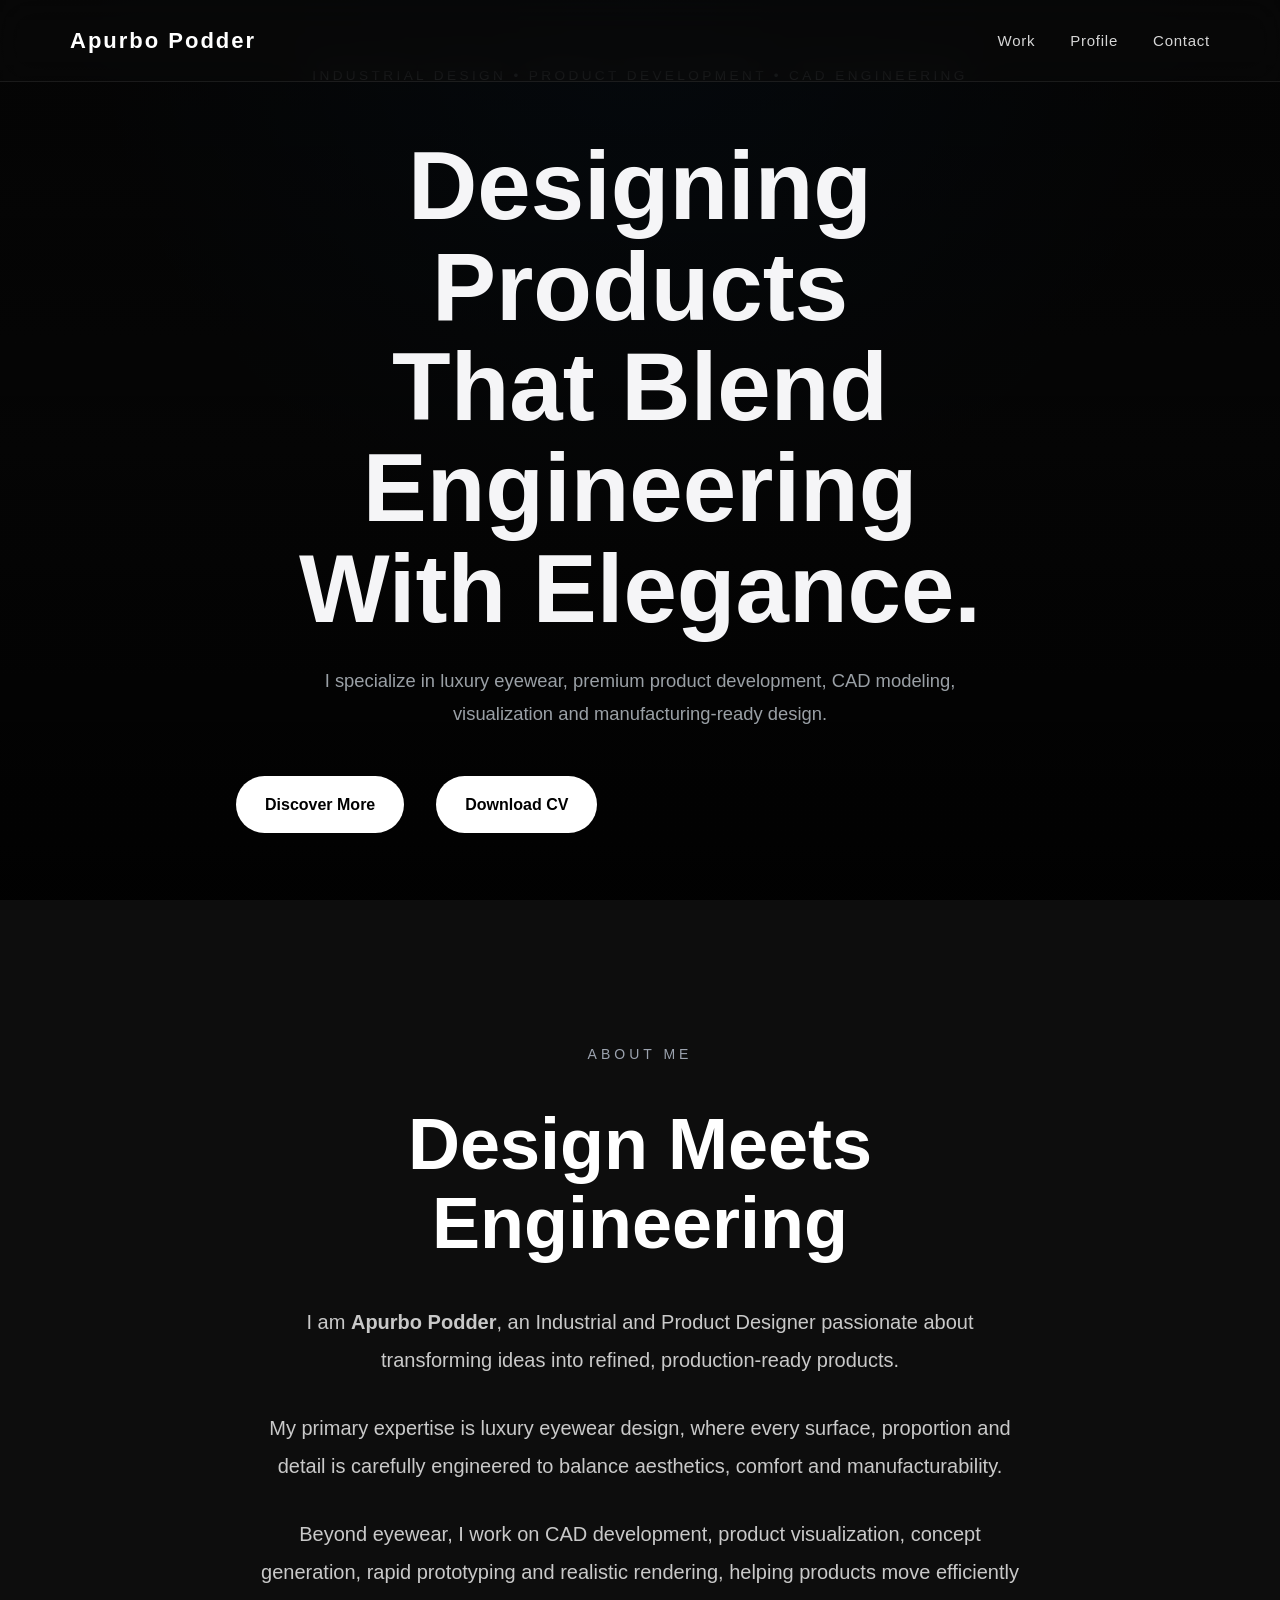
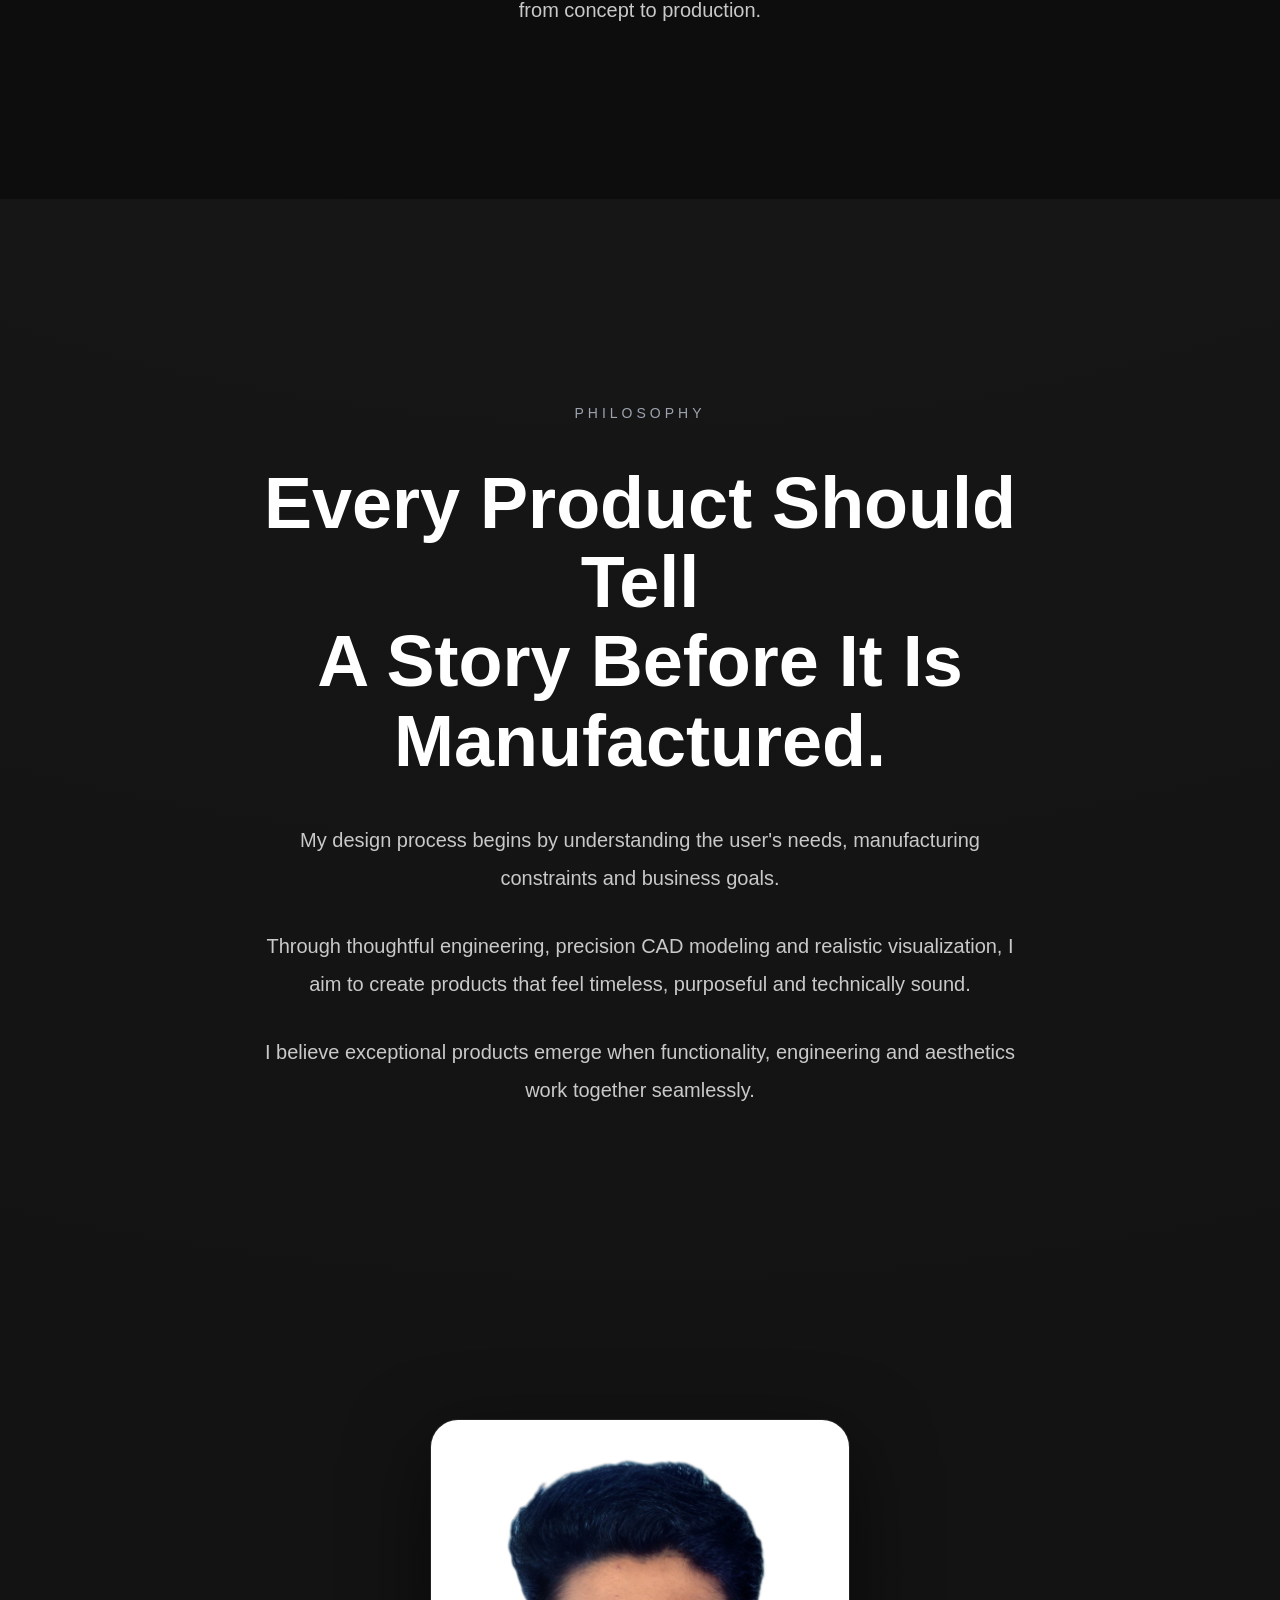
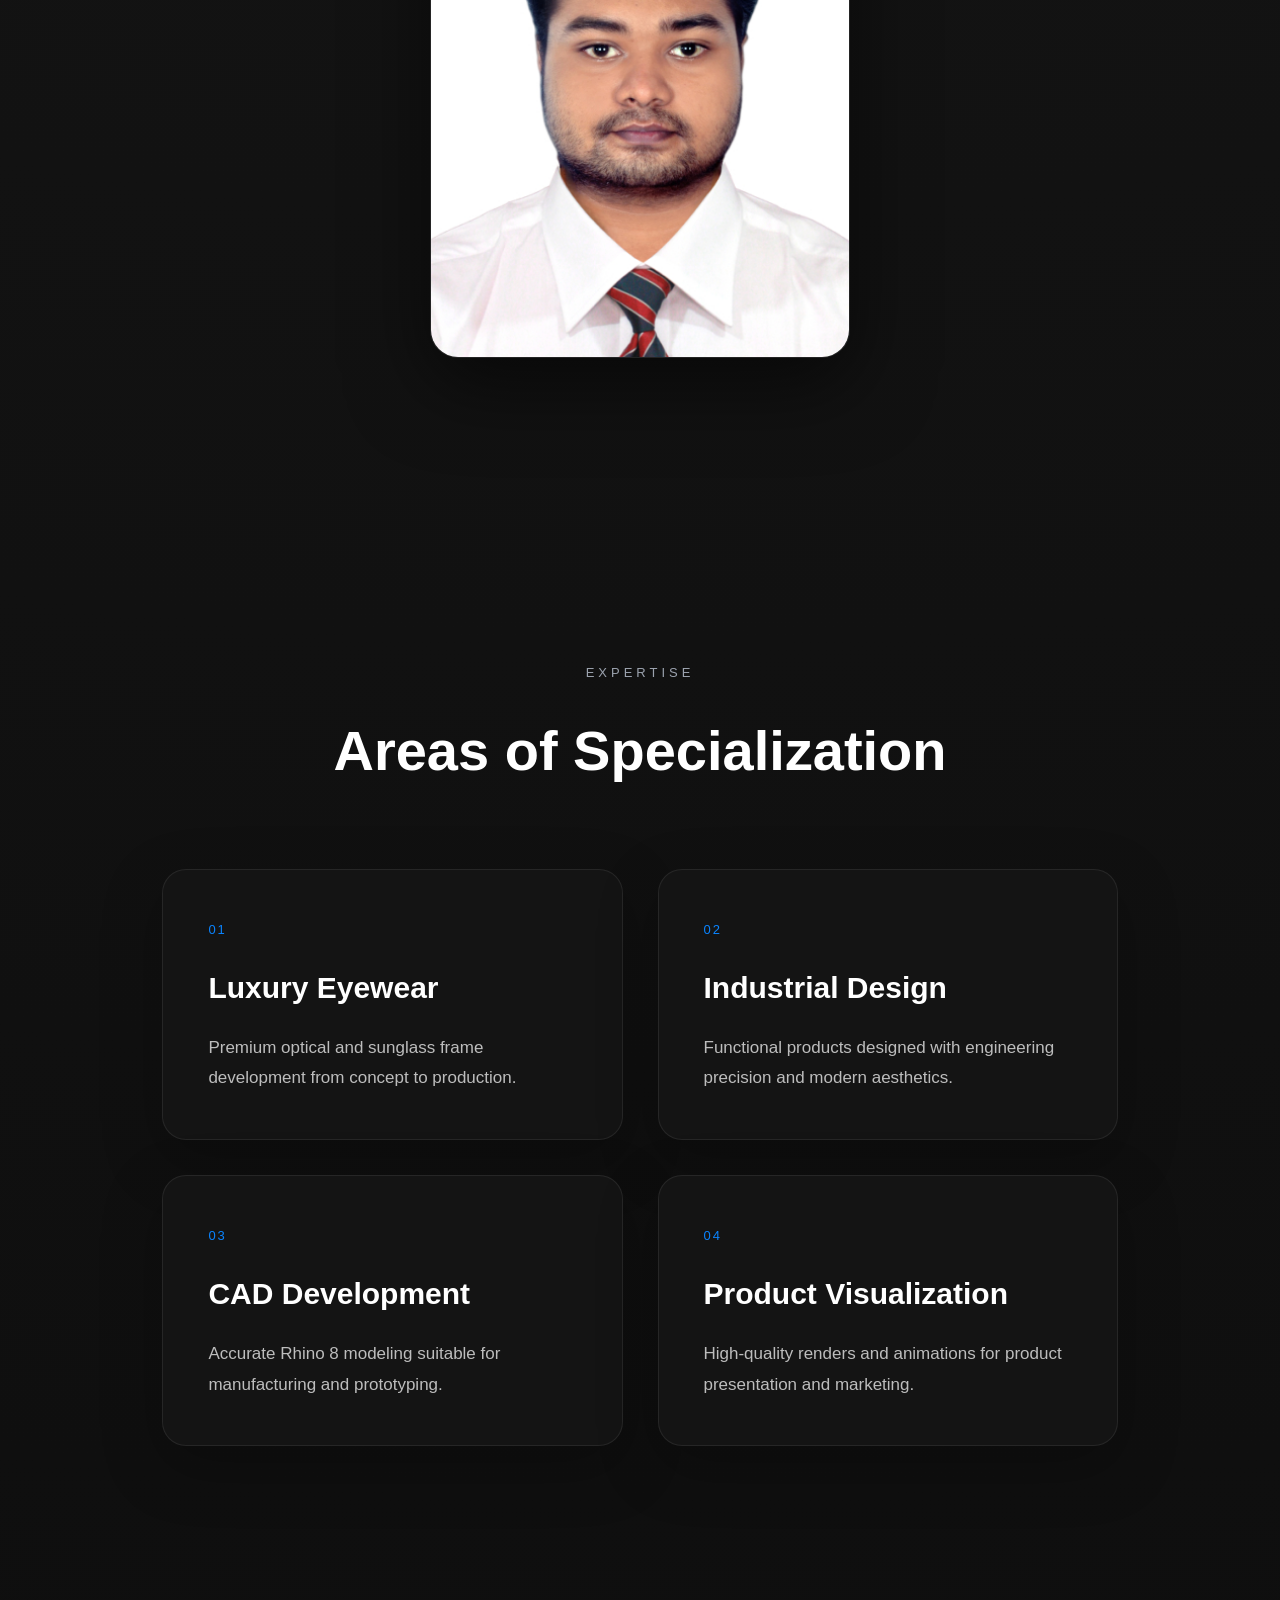
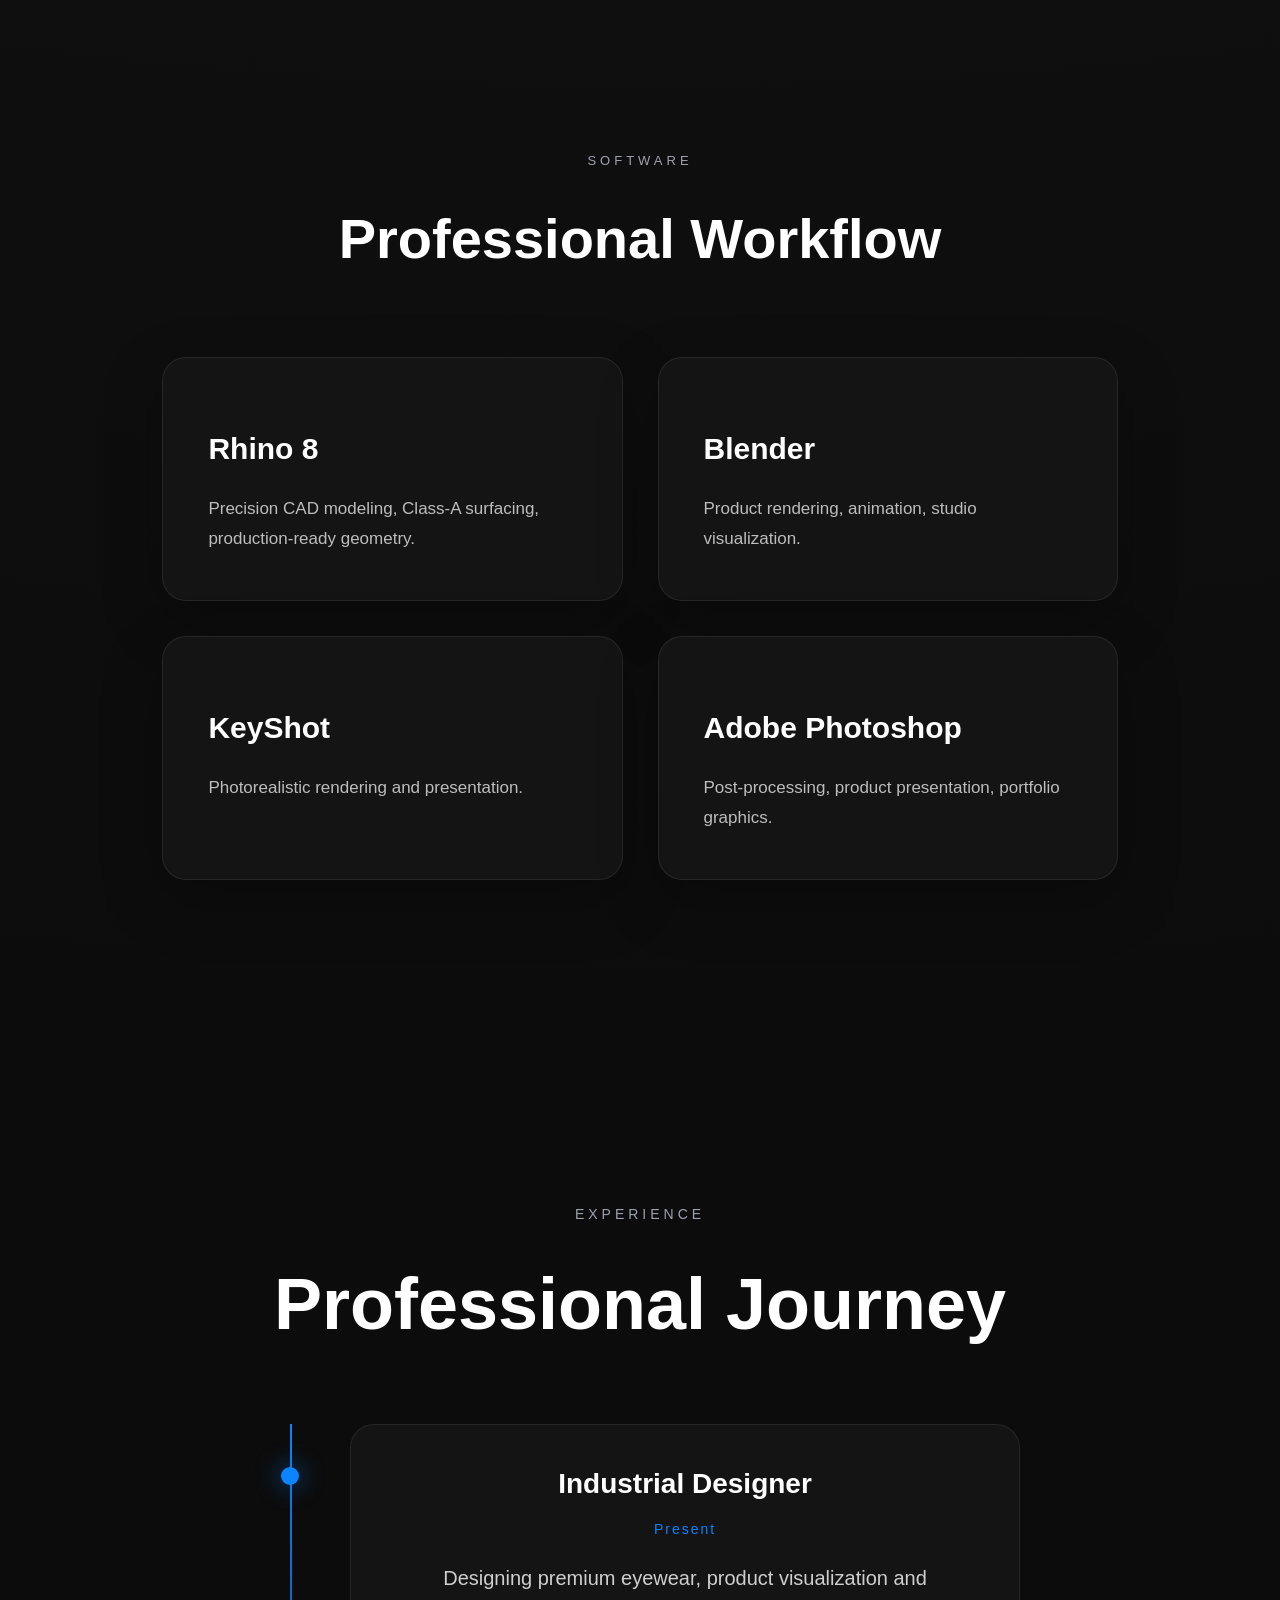
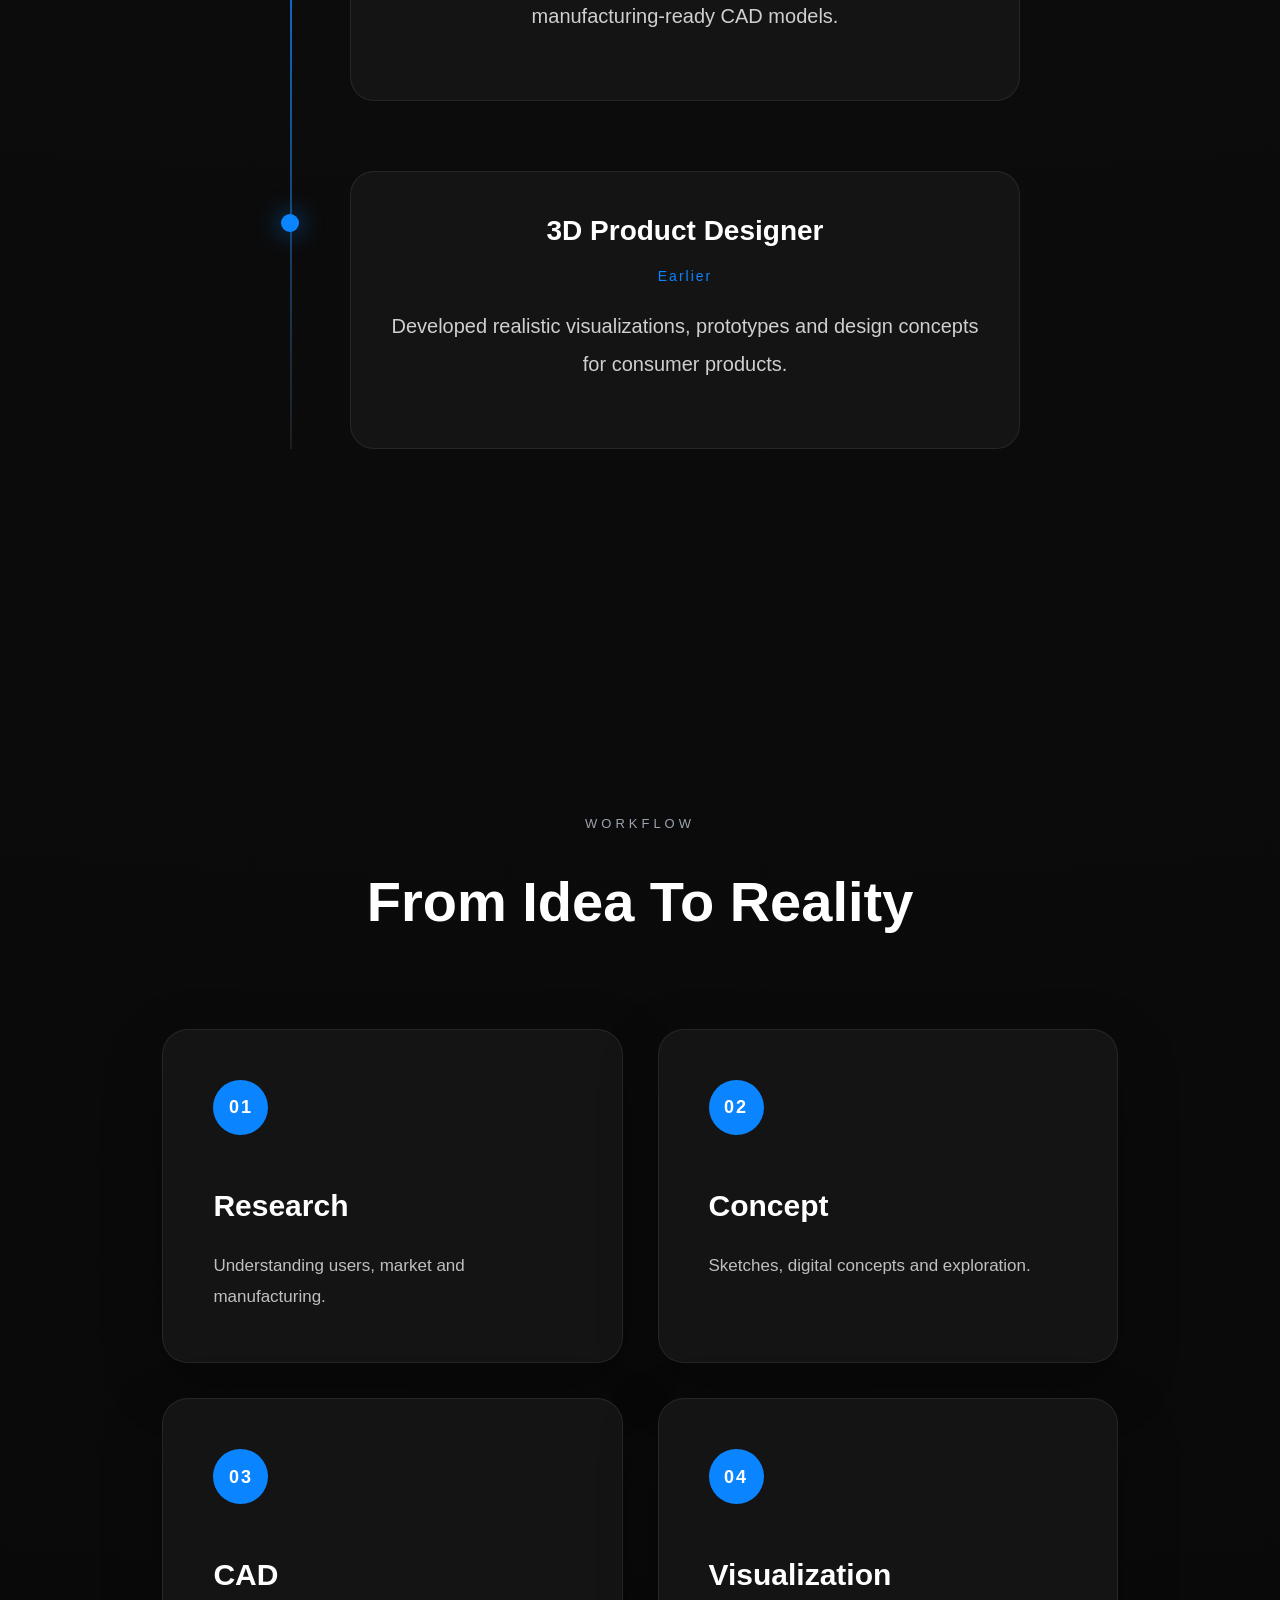
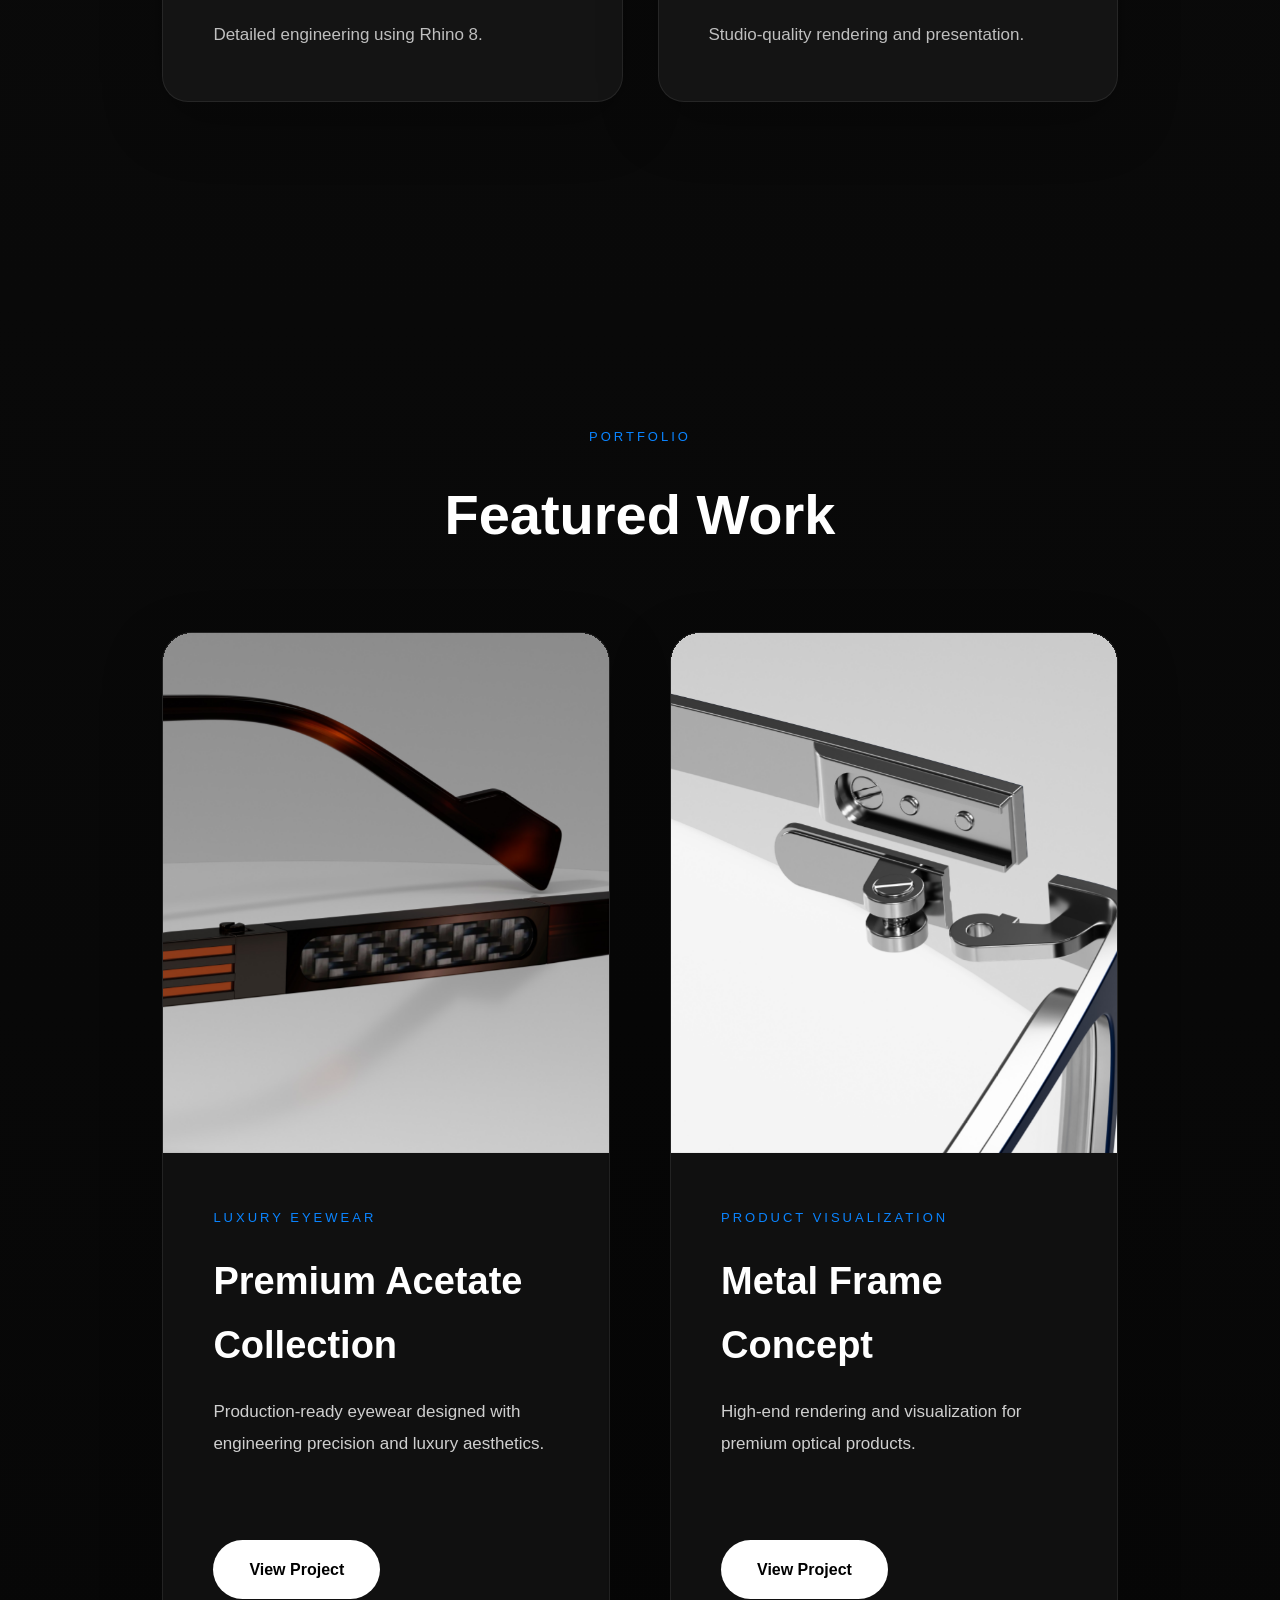
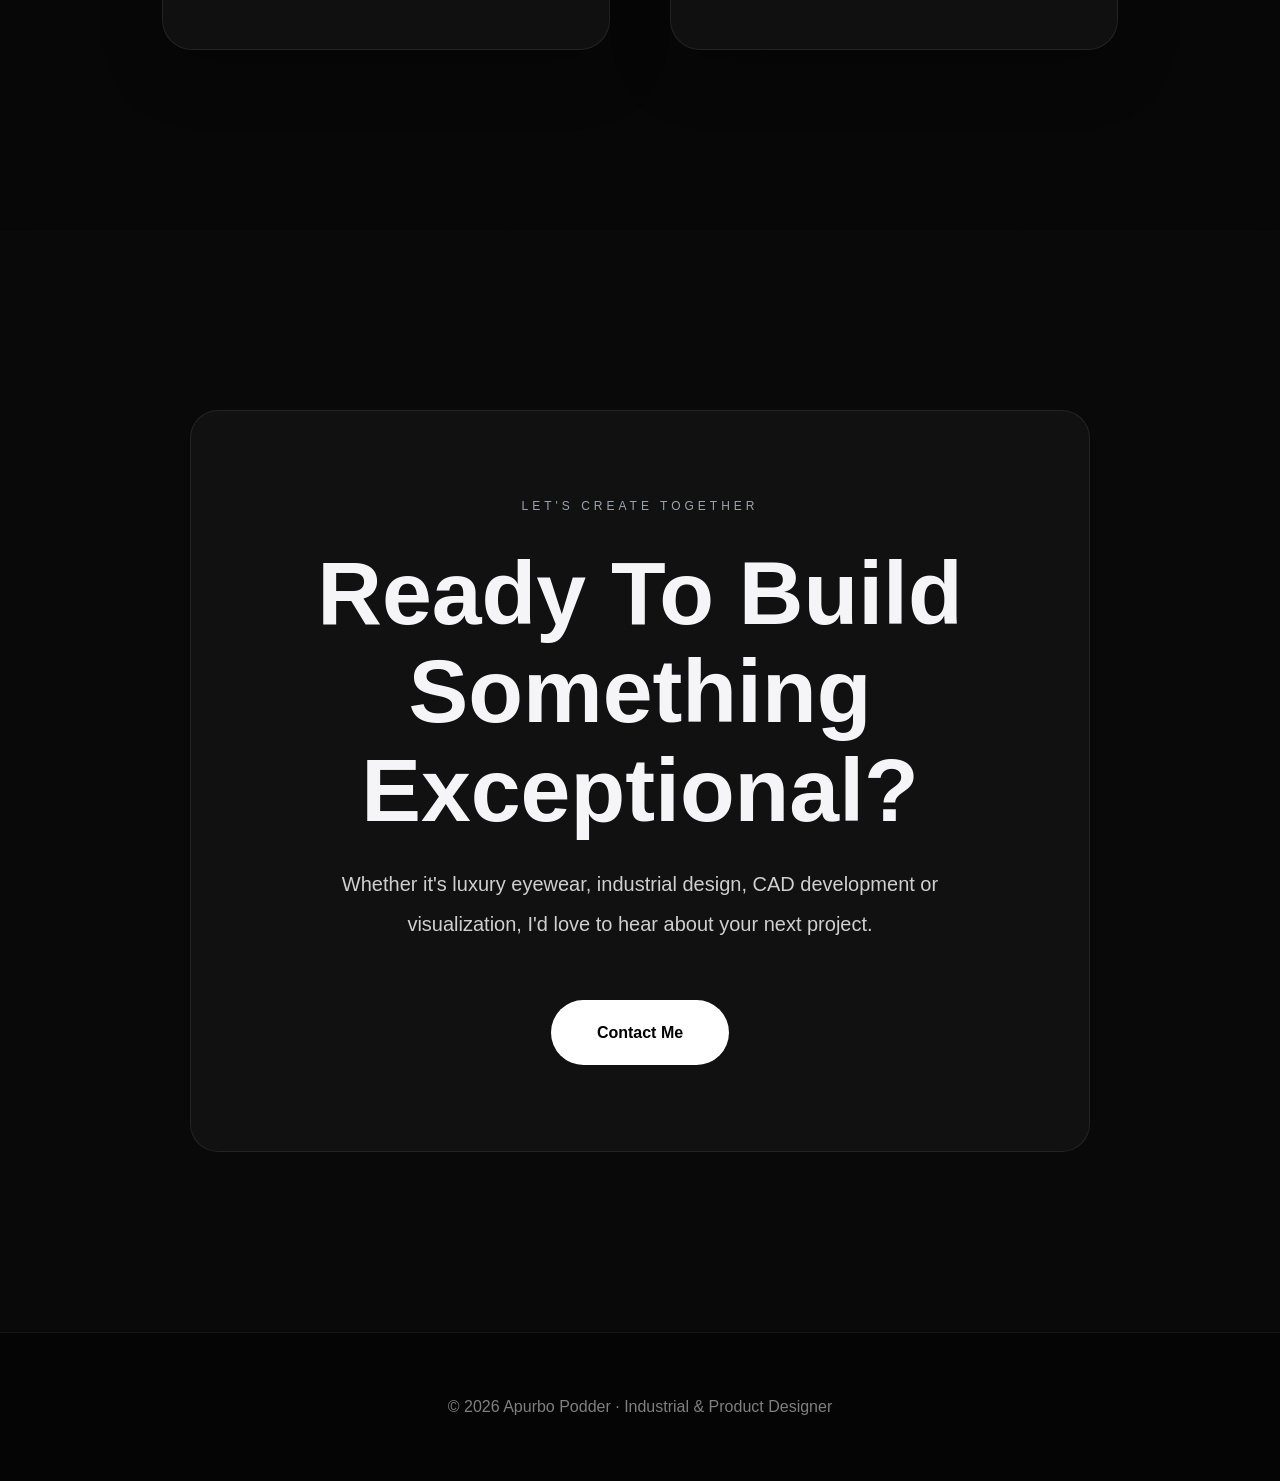
<file: profile.html>
<!DOCTYPE html>
<html lang="en">

<head>

    <meta charset="UTF-8">
    <meta name="viewport" content="width=device-width, initial-scale=1.0">

    <title>About | Apurbo Podder</title>

    <meta name="description"
        content="Apurbo Podder - Industrial Designer specializing in Eyewear Design, Product Visualization and CAD Modeling.">

    <link rel="stylesheet" href="css/style.css">
<link rel="stylesheet" href="css/profile.css">

</head>

<body>

    <!-- ================= HEADER ================= -->

    <header>

        <div class="logo">
            <a href="index.html" style="text-decoration:none;color:inherit;">
                <h1>Apurbo Podder</h1>
            </a>
        </div>

        <nav>

            <a href="index.html#work">Work</a>

            <a href="profile.html">Profile</a>

            <a href="index.html#contact">Contact</a>

        </nav>

    </header>


    <!-- ================= HERO ================= -->

    <section class="hero profile-hero">

        <div class="overlay"></div>

        <div class="hero-content">

            <span class="hero-tag">

                INDUSTRIAL DESIGN • PRODUCT DEVELOPMENT • CAD ENGINEERING

            </span>

            <h2>

                Designing Products<br>

                That Blend Engineering<br>

                With Elegance.

            </h2>

            <p>

                I specialize in luxury eyewear, premium product development,
                CAD modeling, visualization and manufacturing-ready design.

            </p>

            <div style="margin-top:40px;display:flex;gap:20px;flex-wrap:wrap;">

                <a href="#about" class="btn">

                    Discover More

                </a>

                <a href="assets/files/Apurbo_Podder_CV.pdf" class="btn">

                    Download CV

                </a>

            </div>

        </div>

    </section>


    <!-- ================= ABOUT ================= -->

    <section id="about">

        <div class="about-container">

            <span>

                About Me

            </span>

            <h2>

                Design Meets Engineering

            </h2>

            <p>

                I am <strong>Apurbo Podder</strong>, an Industrial and Product
                Designer passionate about transforming ideas into refined,
                production-ready products.

            </p>

            <p>

                My primary expertise is luxury eyewear design, where every
                surface, proportion and detail is carefully engineered to
                balance aesthetics, comfort and manufacturability.

            </p>

            <p>

                Beyond eyewear, I work on CAD development,
                product visualization, concept generation,
                rapid prototyping and realistic rendering,
                helping products move efficiently from concept
                to production.

            </p>

        </div>

    </section>


    <!-- ================= DESIGN PHILOSOPHY ================= -->

    <section class="design-philosophy">

        <div class="about-container">

            <span>

                Philosophy

            </span>

            <h2>

                Every Product Should Tell<br>

                A Story Before It Is Manufactured.

            </h2>

            <p>

                My design process begins by understanding the user's needs,
                manufacturing constraints and business goals.

            </p>

            <p>

                Through thoughtful engineering, precision CAD modeling and
                realistic visualization, I aim to create products that feel
                timeless, purposeful and technically sound.

            </p>

            <p>

                I believe exceptional products emerge when functionality,
                engineering and aesthetics work together seamlessly.

            </p>

        </div>

    </section>

       <!-- ================= PROFILE IMAGE ================= -->

    <section class="profile-showcase">

        <div class="profile-image-container">

            <img src="assets/images/profile/profile.jpg"
                 alt="Apurbo Podder"
                 class="profile-image">

        </div>

    </section>



    <!-- ================= EXPERTISE ================= -->

    <section class="expertise">

        <div class="section-title">

            <span>Expertise</span>

            <h2>Areas of Specialization</h2>

        </div>

        <div class="grid">

            <article class="card">

                <div class="card-content">

                    <span>01</span>

                    <h3>Luxury Eyewear</h3>

                    <p>

                        Premium optical and sunglass frame
                        development from concept to production.

                    </p>

                </div>

            </article>

            <article class="card">

                <div class="card-content">

                    <span>02</span>

                    <h3>Industrial Design</h3>

                    <p>

                        Functional products designed with
                        engineering precision and modern aesthetics.

                    </p>

                </div>

            </article>

            <article class="card">

                <div class="card-content">

                    <span>03</span>

                    <h3>CAD Development</h3>

                    <p>

                        Accurate Rhino 8 modeling suitable
                        for manufacturing and prototyping.

                    </p>

                </div>

            </article>

            <article class="card">

                <div class="card-content">

                    <span>04</span>

                    <h3>Product Visualization</h3>

                    <p>

                        High-quality renders and animations
                        for product presentation and marketing.

                    </p>

                </div>

            </article>

        </div>

    </section>



    <!-- ================= SOFTWARE ================= -->

    <section class="software">

        <div class="section-title">

            <span>Software</span>

            <h2>Professional Workflow</h2>

        </div>

        <div class="grid">

            <article class="card">

                <div class="card-content">

                    <h3>Rhino 8</h3>

                    <p>

                        Precision CAD modeling,
                        Class-A surfacing,
                        production-ready geometry.

                    </p>

                </div>

            </article>

            <article class="card">

                <div class="card-content">

                    <h3>Blender</h3>

                    <p>

                        Product rendering,
                        animation,
                        studio visualization.

                    </p>

                </div>

            </article>

            <article class="card">

                <div class="card-content">

                    <h3>KeyShot</h3>

                    <p>

                        Photorealistic rendering
                        and presentation.

                    </p>

                </div>

            </article>

            <article class="card">

                <div class="card-content">

                    <h3>Adobe Photoshop</h3>

                    <p>

                        Post-processing,
                        product presentation,
                        portfolio graphics.

                    </p>

                </div>

            </article>

        </div>

    </section>



    <!-- ================= EXPERIENCE ================= -->

    <section class="experience">

        <div class="about-container">

            <span>

                Experience

            </span>

            <h2>

                Professional Journey

            </h2>

            <div class="timeline">

                <div class="timeline-item">

                    <h3>Industrial Designer</h3>

                    <small>Present</small>

                    <p>

                        Designing premium eyewear,
                        product visualization and
                        manufacturing-ready CAD models.

                    </p>

                </div>

                <div class="timeline-item">

                    <h3>3D Product Designer</h3>

                    <small>Earlier</small>

                    <p>

                        Developed realistic visualizations,
                        prototypes and design concepts
                        for consumer products.

                    </p>

                </div>

            </div>

        </div>

    </section>



    <!-- ================= DESIGN PROCESS ================= -->

    <section class="design-process">

        <div class="section-title">

            <span>Workflow</span>

            <h2>From Idea To Reality</h2>

        </div>

        <div class="grid">

            <article class="card">

                <div class="card-content">

                    <span>01</span>

                    <h3>Research</h3>

                    <p>

                        Understanding users,
                        market and manufacturing.

                    </p>

                </div>

            </article>

            <article class="card">

                <div class="card-content">

                    <span>02</span>

                    <h3>Concept</h3>

                    <p>

                        Sketches,
                        digital concepts
                        and exploration.

                    </p>

                </div>

            </article>

            <article class="card">

                <div class="card-content">

                    <span>03</span>

                    <h3>CAD</h3>

                    <p>

                        Detailed engineering
                        using Rhino 8.

                    </p>

                </div>

            </article>

            <article class="card">

                <div class="card-content">

                    <span>04</span>

                    <h3>Visualization</h3>

                    <p>

                        Studio-quality rendering
                        and presentation.

                    </p>

                </div>

            </article>

        </div>

    </section>



        <!-- ================= FEATURED PROJECTS ================= -->

    <section class="featured-projects">

        <div class="section-title">

            <span>Portfolio</span>

            <h2>Featured Work</h2>

        </div>

        <div class="grid">

            <article class="card">

                <img src="assets/images/4.jpg" alt="Luxury Eyewear">

                <div class="card-content">

                    <span>Luxury Eyewear</span>

                    <h3>Premium Acetate Collection</h3>

                    <p>

                        Production-ready eyewear designed with
                        engineering precision and luxury aesthetics.

                    </p>

                    <a href="#" class="btn project-open-btn" data-project="0" onclick="openProfileProject(0); return false;">

                        View Project

                    </a>

                </div>

            </article>

            <article class="card">

                <img src="assets/images/BG2.jpg" alt="Metal Frame">

                <div class="card-content">

                    <span>Product Visualization</span>

                    <h3>Metal Frame Concept</h3>

                    <p>

                        High-end rendering and visualization
                        for premium optical products.

                    </p>

                    <a href="#" class="btn project-open-btn" data-project="1" onclick="openProfileProject(1); return false;">

                        View Project

                    </a>

                </div>

            </article>

        </div>

    </section>



    <!-- ================= CONTACT ================= -->

    <section id="contact">

        <div class="contact-box">

            <span>

                Let's Create Together

            </span>

            <h2>

                Ready To Build Something Exceptional?

            </h2>

            <p>

                Whether it's luxury eyewear,
                industrial design,
                CAD development or visualization,
                I'd love to hear about your next project.

            </p>

            <a href="mailto:apurbo.podder26@gmail.com"
               class="btn">

                Contact Me

            </a>

        </div>

    </section>



    <!-- ================= FOOTER ================= -->

    <footer>

        © 2026 Apurbo Podder · Industrial & Product Designer

    </footer>



    <!-- ================= PROJECT MODAL ================= -->

    <div id="profileProjectModal" class="modal">

        <div class="modal-overlay"></div>

        <div class="modal-content">

            <button id="closeProfileModal" class="close">×</button>

            <button id="prevProfileProject" class="nav-btn left">←</button>

            <button id="nextProfileProject" class="nav-btn right">→</button>

            <div id="profileModalBody"></div>

        </div>

    </div>

    <!-- ================= SCROLL ANIMATION ================= -->

    <script>

    const observer = new IntersectionObserver((entries)=>{

        entries.forEach(entry=>{

            if(entry.isIntersecting){

                entry.target.classList.add("show");

            }

        });

    },{

        threshold:0.15

    });

    document.querySelectorAll("section").forEach(section=>{

        observer.observe(section);

    });

    const profileModal = document.getElementById("profileProjectModal");
    const profileModalBody = document.getElementById("profileModalBody");
    const closeProfileModal = document.getElementById("closeProfileModal");
    const prevProfileProject = document.getElementById("prevProfileProject");
    const nextProfileProject = document.getElementById("nextProfileProject");

    const profileProjects = [

        {
            title: "Premium Acetate Collection",
            category: "Luxury Eyewear Design",
            intro: "A production-ready eyewear concept shaped by precise CAD modeling, refined proportions and premium visual storytelling.",
            hero: "assets/images/4.jpg",
            software: "Rhino 8",
            rendering: "Blender",
            year: "2026",
            categoryDetail: "Luxury Product Design",
            overview: "This project combines engineering precision and luxury aesthetics to create a timeless eyewear concept suitable for high-end branding and presentation.",
            gallery: [
                "assets/images/4.jpg",
                "assets/images/BG2.jpg",
                "assets/images/BG3.jpg",
                "assets/images/BG4.jpg"
            ]
        },
        {
            title: "Metal Frame Concept",
            category: "Product Visualization",
            intro: "An elevated optical frame concept focused on clean geometry, lightweight structure and realistic rendering quality.",
            hero: "assets/images/BG2.jpg",
            software: "Rhino 8",
            rendering: "Blender",
            year: "2026",
            categoryDetail: "Optical Design",
            overview: "The concept explores modern metallic aesthetics, functional comfort and material realism through carefully crafted design details.",
            gallery: [
                "assets/images/BG2.jpg",
                "assets/images/BG3.jpg",
                "assets/images/BG4.jpg",
                "assets/images/4.jpg"
            ]
        }

    ];

    let currentProfileProject = 0;

    function renderProfileProject(index) {

        const project = profileProjects[index];

        if (!project) return;

        currentProfileProject = index;

        profileModalBody.innerHTML = `
            <div class="modal-project">
                <div class="project-header">
                    <span class="project-category">${project.category}</span>
                    <h1>${project.title}</h1>
                    <p class="project-intro">${project.intro}</p>
                </div>

                <img class="hero-image" src="${project.hero}" alt="${project.title}">

                <div class="project-specs">
                    <div class="spec">
                        <h3>Software</h3>
                        <p>${project.software}</p>
                    </div>
                    <div class="spec">
                        <h3>Rendering</h3>
                        <p>${project.rendering}</p>
                    </div>
                    <div class="spec">
                        <h3>Year</h3>
                        <p>${project.year}</p>
                    </div>
                    <div class="spec">
                        <h3>Category</h3>
                        <p>${project.categoryDetail}</p>
                    </div>
                </div>

                <section class="project-section">
                    <h2>Overview</h2>
                    <p>${project.overview}</p>
                </section>

                <section class="project-section">
                    <h2>Gallery</h2>
                    <div class="modal-gallery">
                        ${project.gallery.map(src => `
                            <div class="gallery-item">
                                <img src="${src}" alt="${project.title}">
                            </div>
                        `).join("")}
                    </div>
                </section>
            </div>
        `;

    }

    function openProfileProject(index) {

        renderProfileProject(index);
        profileModal.classList.add("active");
        profileModal.style.visibility = "visible";
        profileModal.style.opacity = "1";
        document.body.style.overflow = "hidden";

    }

    function closeProfileProject() {

        profileModal.classList.remove("active");
        profileModal.style.visibility = "hidden";
        profileModal.style.opacity = "0";
        document.body.style.overflow = "";

    }

    window.openProfileProject = openProfileProject;
    window.closeProfileProject = closeProfileProject;

    closeProfileModal.addEventListener("click", closeProfileProject);

    prevProfileProject.addEventListener("click", () => {

        const nextIndex = (currentProfileProject - 1 + profileProjects.length) % profileProjects.length;
        openProfileProject(nextIndex);

    });

    nextProfileProject.addEventListener("click", () => {

        const nextIndex = (currentProfileProject + 1) % profileProjects.length;
        openProfileProject(nextIndex);

    });

    profileModal.addEventListener("click", (event) => {

        if (event.target === profileModal || event.target.classList.contains("modal-overlay")) {
            closeProfileProject();
        }

    });

    document.addEventListener("keydown", (event) => {

        if (event.key === "Escape") {
            closeProfileProject();
        }

        if (profileModal.classList.contains("active") && event.key === "ArrowRight") {
            const nextIndex = (currentProfileProject + 1) % profileProjects.length;
            openProfileProject(nextIndex);
        }

        if (profileModal.classList.contains("active") && event.key === "ArrowLeft") {
            const nextIndex = (currentProfileProject - 1 + profileProjects.length) % profileProjects.length;
            openProfileProject(nextIndex);
        }

    });

    </script>

</body>

</html>
</file>
<file: css/style.css>
/*==================================================
  APURBO PODDER PORTFOLIO
  Premium Portfolio v2
==================================================*/

*{
    margin:0;
    padding:0;
    box-sizing:border-box;
}

html{
    scroll-behavior:smooth;
}

body{

    font-family:
        Inter,
        "SF Pro Display",
        Arial,
        sans-serif;

    background:#090909;
    color:#ffffff;

    overflow-x:hidden;
    line-height:1.7;
}

/* Scrollbar */

::-webkit-scrollbar{
    width:10px;
}

::-webkit-scrollbar-track{
    background:#111;
}

::-webkit-scrollbar-thumb{

    background:#444;
    border-radius:100px;

}

::-webkit-scrollbar-thumb:hover{

    background:#666;

}

/* Links */

a{

    color:inherit;
    text-decoration:none;

}

/* Images */

img{

    display:block;
    width:100%;

}

/*==================================================
HEADER
==================================================*/

header{

    position:fixed;

    top:0;
    left:0;

    width:100%;

    display:flex;

    justify-content:space-between;

    align-items:center;

    padding:22px 70px;

    background:rgba(10,10,10,.75);

    backdrop-filter:blur(16px);

    z-index:999;

    border-bottom:1px solid rgba(255,255,255,.06);

}

.logo h1{

    font-size:22px;

    letter-spacing:2px;

    font-weight:600;

}

nav{

    display:flex;
    gap:35px;

}

nav a{

    color:#d6d6d6;

    transition:.35s;

    font-size:15px;

    letter-spacing:.05em;

}

nav a:hover{

    color:white;

}

/*==================================================
HERO
==================================================*/

.hero{

    position:relative;

    height:100vh;

    background:url("../assets/images/background.jpg")
        center center/cover no-repeat;

    display:flex;

    justify-content:center;

    align-items:center;

    overflow:hidden;

}

.overlay{

    position:absolute;

    inset:0;

    background:

        linear-gradient(
            rgba(0,0,0,.55),
            rgba(0,0,0,.72)
        );

}

.hero-content{

    position:relative;

    z-index:10;

    max-width:900px;

    text-align:center;

    padding:40px;

}

.hero-tag{

    display:inline-block;

    color:#bbbbbb;

    letter-spacing:.22em;

    text-transform:uppercase;

    font-size:12px;

    margin-bottom:25px;

}

.hero h2{

    font-size:72px;

    line-height:1.05;

    margin-bottom:28px;

    font-weight:700;

}

.hero p{

    color:#d0d0d0;

    font-size:20px;

    max-width:760px;

    margin:auto;

}

/*==================================================
BUTTON
==================================================*/

.btn{

    display:inline-flex;

    justify-content:center;

    align-items:center;

    margin-top:45px;

    padding:16px 36px;

    border-radius:999px;

    background:white;

    color:black;

    font-weight:600;

    transition:.35s;

}

.btn:hover{

    transform:translateY(-3px);

    background:#ececec;

}

/*==================================================
SECTION
==================================================*/

section{

    padding:120px 0;

}

.section-title{

    text-align:center;

    margin-bottom:70px;

}

.section-title span{

    color:#8e8e8e;

    text-transform:uppercase;

    letter-spacing:.25em;

    font-size:12px;

}

.section-title h2{

    margin-top:14px;

    font-size:48px;

}

/*==================================================
GRID
==================================================*/

.grid{

    max-width:1450px;

    margin:auto;

    padding:0 60px;

    display:grid;

    grid-template-columns:

        repeat(2,1fr);

    gap:35px;

}

/*==================================================
CARD
==================================================*/

.card{

    background:#131313;

    border-radius:24px;

    overflow:hidden;

    cursor:pointer;

    transition:.45s;

    border:1px solid rgba(255,255,255,.06);

    position:relative;

}

.card::before{

    content:"";

    position:absolute;

    inset:0;

    background:linear-gradient(135deg, rgba(10,132,255,.12), transparent);

    opacity:0;

    transition:.35s;

    pointer-events:none;

}

.card:hover{

    transform:translateY(-12px);

    border-color:#0A84FF;

    box-shadow:

        0 30px 70px rgba(0,0,0,.45);

}

.card:hover::before{

    opacity:1;

}

.card img{

    aspect-ratio:16/10;

    object-fit:cover;

    transition:.55s;

}

.card:hover img{

    transform:scale(1.05);

}

.card-content{

    padding:28px;

}

.card-content span{

    color:#888;

    font-size:13px;

    letter-spacing:.18em;

    text-transform:uppercase;

}

.card-content h3{

    margin-top:14px;

    font-size:30px;

}

.card-content p{

    color:#a9a9a9;

    margin-top:12px;

}
/*==================================================
ABOUT
==================================================*/

#about{

    background:#0d0d0d;

}

.about-container{

    width:min(760px,90%);
    margin:auto;
    text-align:center;

}

.about-container span{

    color:#8f8f8f;
    text-transform:uppercase;
    letter-spacing:.25em;
    font-size:12px;

}

.about-container h2{

    margin:18px 0 40px;
    font-size:48px;
    line-height:1.15;

}

.about-container p{

    color:#bdbdbd;
    font-size:18px;
    line-height:2;
    margin-bottom:28px;

}

/*==================================================
CONTACT
==================================================*/

#contact{

    background:#090909;

}

.contact-box{

    width:min(900px,92%);
    margin:auto;

    background:#111;

    border:1px solid rgba(255,255,255,.08);

    border-radius:28px;

    padding:80px;

    text-align:center;

}

.contact-box span{

    color:#8c8c8c;

    letter-spacing:.25em;

    text-transform:uppercase;

    font-size:12px;

}

.contact-box h2{

    margin:18px 0 20px;

    font-size:54px;

}

.contact-box p{

    color:#b5b5b5;

    font-size:19px;

    max-width:650px;

    margin:auto;

}

.contact-box .btn{

    margin:6px;

}

/*==================================================
FOOTER
==================================================*/

footer{

    padding:60px 20px;

    text-align:center;

    color:#6d6d6d;

    border-top:1px solid rgba(255,255,255,.05);

}

/*==================================================
  PREMIUM MODAL
==================================================*/

.modal{
    position:fixed;
    inset:0;
    display:flex;
    justify-content:center;
    align-items:center;
    visibility:hidden;
    opacity:0;
    transition:.35s;
    z-index:9999;
}

.modal.active{
    visibility:visible !important;
    opacity:1 !important;
}

.modal-overlay{
    position:absolute;
    inset:0;
    background:rgba(0,0,0,.85);
    backdrop-filter:blur(16px);

    pointer-events:none;
}

.modal-content{

    position:relative;

    width:min(1400px,95vw);
    height:90vh;

    background:#101010;

    border-radius:24px;

    overflow-y:auto;

    border:1px solid rgba(255,255,255,.08);

    transform:translateY(30px) scale(.98);

    transition:.35s;

}

.modal.active .modal-content{

    transform:none;

}

/* Close Button */

.close{

    position:sticky;

    top:20px;

    margin-left:auto;

    display:flex;
    justify-content:center;
    align-items:center;

    width:54px;
    height:54px;

    border:none;

    border-radius:50%;

    background:rgba(15,15,15,.92);

    color:white;

    font-size:32px;

    cursor:pointer;

    z-index:999;

    transition:.3s;

}

.close:hover{

    transform:rotate(90deg);

    background:#d6b16d;

    color:#111;

}

/* Navigation */

.nav-btn{

    position:fixed;

    top:50%;

    transform:translateY(-50%);

    width:58px;
    height:58px;

    border:none;

    border-radius:50%;

    background:rgba(255,255,255,.08);

    backdrop-filter:blur(12px);

    color:white;

    font-size:28px;

    cursor:pointer;

    transition:.3s;

    z-index:999;

}

.nav-btn:hover{

    background:white;

    color:black;

}

.left{

    left:35px;

}

.right{

    right:35px;

}

/* Project */

.modal-project{

    max-width:1200px;

    margin:auto;

    padding:40px 60px 80px;

}

.modal-project h1{

    font-size:56px;

    margin-bottom:18px;

}

.modal-project h2{

    margin-top:50px;

    margin-bottom:18px;

}

.modal-project p{

    color:#bfbfbf;

    line-height:1.9;

    font-size:18px;

}

/* Hero Image */

.image-zoom-wrapper{

    overflow:hidden;

    border-radius:22px;

    position:relative;

    display:block;

    margin:35px 0;

    border:1px solid rgba(255,255,255,.08);

    box-shadow:0 16px 50px rgba(0,0,0,.18);

}

.image-zoom-wrapper::after{

    content:"";

    position:absolute;

    inset:0;

    background:linear-gradient(135deg, rgba(255,255,255,.16), transparent 40%, rgba(255,255,255,.04));

    opacity:0;

    pointer-events:none;

    transition:opacity .35s ease;

}

.image-zoom-wrapper:hover::after{

    opacity:1;

}

.image-zoom-wrapper img,
.modal-project > img,
.hero-image{

    width:100%;

    border-radius:22px;

    display:block;

    transition:transform .45s cubic-bezier(.22,1,.36,1), box-shadow .35s ease, filter .35s ease;

    transform-origin:center center;

    cursor:zoom-in;

    margin:0;

    will-change:transform, filter;

    filter:brightness(.97) saturate(1.02);

}

.image-zoom-wrapper:hover img,
.modal-project > img:hover,
.hero-image:hover{

    transform:scale(1.16);

    box-shadow:0 24px 60px rgba(0,0,0,.28);

    filter:brightness(1.04) saturate(1.08);

}


/* Scrollbar */

.modal-content::-webkit-scrollbar{

    width:8px;

}

.modal-content::-webkit-scrollbar-thumb{

    background:#555;

    border-radius:999px;

}

/*==================================================
RESPONSIVE
==================================================*/

@media (max-width:1100px){

.hero h2{

    font-size:54px;

}

.grid{

    grid-template-columns:1fr;

}

.contact-box{

    padding:60px 35px;

}

.modal-project{

    padding:80px 35px;

}

}

@media (max-width:768px){

header{

    padding:18px 25px;

}

nav{

    gap:18px;

}

.hero h2{

    font-size:42px;

}

.hero p{

    font-size:18px;

}

.section-title h2{

    font-size:36px;

}

.about-container h2{

    font-size:36px;

}

.contact-box h2{

    font-size:40px;

}

.grid{

    padding:0 20px;

}

.modal-content{

    width:100%;

    height:100%;

    border-radius:0;

}

.left{

    left:12px;

}

.right{

    right:12px;

}

.close{

    top:15px;

    right:15px;

}

.modal-project{

    padding:70px 22px;

}

.modal-project h1{

    font-size:40px;

}

}

/* ===========================
   Gallery Image Hover Zoom
=========================== */

.modal-gallery{
    display:grid;
    grid-template-columns:repeat(auto-fit,minmax(220px,1fr));
    gap:20px;
    margin-top:25px;
}

.gallery-item{
    overflow:hidden;
    border-radius:18px;
    background:#111;
    transition:transform .35s ease, box-shadow .35s ease;
}

.gallery-item img{
    width:100%;
    display:block;
    cursor:pointer;

    transition:
        transform .45s ease,
        filter .45s ease;
}

.gallery-item:hover{
    transform:translateY(-4px);
    box-shadow:0 18px 45px rgba(0,0,0,.35);
}

.gallery-item:hover img{
    transform:scale(1.08);
    filter:brightness(1.05);
}
/*=====================================
FULLSCREEN IMAGE VIEWER
=====================================*/

.image-viewer{

position:fixed;

inset:0;

background:rgba(0,0,0,.95);

display:flex;

justify-content:center;

align-items:center;

z-index:99999;

opacity:0;

visibility:hidden;

transition:.35s;

overflow:hidden;

}

.image-viewer.active{

opacity:1;

visibility:visible;

}

#viewerImage{

max-width:90%;

max-height:90%;

cursor:grab;

transform-origin:center;

transition:transform .08s linear;

user-select:none;

}

.viewer-close{

position:absolute;

top:25px;

right:35px;

font-size:42px;

color:white;

cursor:pointer;

}

.viewer-prev,

.viewer-next{

position:absolute;

top:50%;

transform:translateY(-50%);

background:rgba(255,255,255,.08);

border:none;

color:white;

font-size:42px;

width:60px;

height:60px;

cursor:pointer;

backdrop-filter:blur(10px);

border-radius:50%;

}

.viewer-prev{

left:30px;

}

.viewer-next{

right:30px;

}/* Viewer Navigation */

.viewer-nav{

    position:fixed;

    top:50%;

    transform:translateY(-50%);

    width:60px;
    height:60px;

    border:none;

    border-radius:50%;

    background:rgba(20,20,20,.85);

    color:#fff;

    font-size:34px;

    cursor:pointer;

    z-index:100001;

    transition:.3s;

}

.viewer-nav:hover{

    background:#fff;

    color:#000;

}

.viewer-nav.left{

    left:25px;

}

.viewer-nav.right{

    right:25px;

}
.viewer-wrapper{
    width:100%;
    height:700px;
    margin:50px 0;
    border-radius:22px;
    overflow:hidden;
    background:linear-gradient(180deg,#111,#050505);
    box-shadow:0 25px 80px rgba(0,0,0,.45);
}

.project-viewer{
    width:100%;
    height:100%;
    background:transparent;
}
.logo{
    display:flex;
    align-items:center;
    gap:16px;
    text-decoration:none;
    color:#fff;
    transition:.35s;
}

.logo-mark{
    width:46px;
    height:46px;
    border:1px solid rgba(255,255,255,.18);
    border-radius:50%;
    display:flex;
    align-items:center;
    justify-content:center;
    font-size:15px;
    font-weight:600;
    letter-spacing:2px;
    transition:.35s;
}

.logo-text{
    display:flex;
    flex-direction:column;
}

.logo-name{
    font-size:20px;
    font-weight:600;
    letter-spacing:2px;
    text-transform:uppercase;
}

.logo-role{
    margin-top:4px;
    font-size:11px;
    letter-spacing:4px;
    text-transform:uppercase;
    color:#9b9b9b;
}

.logo:hover .logo-mark{
    border-color:#fff;
    transform:rotate(-8deg);
}

.logo:hover{
    transform:translateY(-2px);
}
</file>
<file: css/profile.css>
/* profile.css - Part 1 */
:root{--bg:#090909;--bg2:#141414;--text:#f5f5f7;--muted:#9aa0a6;--accent:#0A84FF;--border:rgba(255,255,255,.08);}
body{background:radial-gradient(circle at top,#1a1a1a,#0d0d0d,#050505);color:var(--text);}
.profile-hero{min-height:100vh;display:flex;align-items:center;justify-content:center;text-align:center;padding:120px 8vw;}
.profile-hero .hero-content{max-width:900px}
.profile-hero .hero-tag{letter-spacing:.25em;color:var(--muted);font-size:.85rem}
.profile-hero h2{font-size:clamp(3rem,8vw,6rem);line-height:1.05;margin:24px 0;font-weight:800}
.profile-hero p{max-width:720px;margin:0 auto 40px;color:var(--muted);font-size:1.15rem;line-height:1.8}
.profile-hero .btn{display:inline-block;padding:14px 28px;border-radius:999px;border:1px solid var(--border);transition:.3s;margin:6px}
.profile-hero .btn:hover{transform:translateY(-3px);background:var(--accent)}
.profile-showcase{padding:100px 8vw;display:flex;justify-content:center}
.profile-image{width:min(420px,90vw);border-radius:28px;border:1px solid var(--border);box-shadow:0 25px 60px rgba(0,0,0,.45);transition:transform .5s}
.profile-image:hover{transform:scale(1.03)}
section{opacity:0;transform:translateY(40px);transition:all .8s ease}
.show{opacity:1!important;transform:none!important}/* ==========================================
   ABOUT SECTION
========================================== */

#about,
.design-philosophy,
.experience{

    padding:140px 8%;

}

.about-container{

    max-width:1000px;
    margin:auto;

}

.about-container span{

    display:inline-block;
    color:#9ca3af;
    font-size:14px;
    letter-spacing:4px;
    text-transform:uppercase;
    margin-bottom:20px;

}

.about-container h2{

    font-size:clamp(42px,6vw,72px);
    line-height:1.1;
    margin-bottom:40px;
    font-weight:700;
    color:#ffffff;

}

.about-container p{

    font-size:20px;
    line-height:1.9;
    color:#c9c9c9;
    margin-bottom:30px;
    max-width:850px;

}


/* ==========================================
   PROFILE SHOWCASE
========================================== */

.profile-showcase{

    display:flex;
    justify-content:center;
    align-items:center;
    padding:80px 8% 120px;

}

.profile-image-container{

    width:100%;
    display:flex;
    justify-content:center;

}

.profile-image{

    width:420px;
    max-width:90%;
    border-radius:28px;
    overflow:hidden;

    box-shadow:
    0 25px 80px rgba(0,0,0,.55);

    transition:.6s ease;

}

.profile-image:hover{

    transform:scale(1.03);

}


/* ==========================================
   SECTION TITLES
========================================== */

.section-title{

    text-align:center;
    margin-bottom:70px;

}

.section-title span{

    color:#9ca3af;
    letter-spacing:4px;
    text-transform:uppercase;
    font-size:13px;

}

.section-title h2{

    font-size:56px;
    margin-top:18px;
    font-weight:700;
    color:white;

}


/* ==========================================
   EXPERTISE
========================================== */

.expertise{

    padding:120px 8%;

}


/* ==========================================
   SOFTWARE
========================================== */

.software{

    padding:120px 8%;

}


/* ==========================================
   PREMIUM CARD
========================================== */

.expertise .card,
.software .card{

    background:#141414;

    border:1px solid rgba(255,255,255,.08);

    border-radius:24px;

    transition:.35s;

    overflow:hidden;

}

.expertise .card:hover,
.software .card:hover{

    transform:translateY(-10px);

    border-color:#0A84FF;

    box-shadow:

    0 30px 70px rgba(0,0,0,.45);

}


.card-content{

    padding:45px;

}

.card-content span{

    color:#0A84FF;

    font-size:13px;

    letter-spacing:2px;

    text-transform:uppercase;

}

.card-content h3{

    font-size:30px;

    margin:20px 0;

    color:white;

}

.card-content p{

    color:#bdbdbd;

    line-height:1.8;

    font-size:17px;

}


/* ==========================================
   GRID
========================================== */

.grid{

    display:grid;

    grid-template-columns:

    repeat(auto-fit,minmax(320px,1fr));

    gap:35px;

}


/* ==========================================
   APPLE STYLE SPACING
========================================== */

.expertise,
.software,
.profile-showcase,
.design-philosophy{

    margin-top:60px;
    margin-bottom:60px;

}


/* ==========================================
   HOVER GLOW
========================================== */

.card::before{

    content:"";

    position:absolute;

    inset:0;

    background:

    linear-gradient(

    135deg,

    rgba(10,132,255,.08),

    transparent);

    opacity:0;

    transition:.35s;

}

.card:hover::before{

    opacity:1;

}

.card{

    position:relative;

}


/* ==========================================
   IMAGE SHADOW
========================================== */

.profile-image{

    background:#111;

}


/* ==========================================
   SMOOTH SCROLL
========================================== */

html{

    scroll-behavior:smooth;

}
/* =====================================================
   EXPERIENCE TIMELINE
===================================================== */

.experience{

    padding:140px 8%;

}

.timeline{

    position:relative;

    max-width:1000px;

    margin:80px auto;

}

.timeline::before{

    content:"";

    position:absolute;

    left:30px;

    top:0;

    bottom:0;

    width:2px;

    background:linear-gradient(

        to bottom,

        #0A84FF,

        rgba(255,255,255,.08)

    );

}

.timeline-item{

    position:relative;

    margin-bottom:70px;

    margin-left:90px;

    padding:35px;

    background:#141414;

    border:1px solid rgba(255,255,255,.08);

    border-radius:24px;

    transition:.4s;

}

.timeline-item:hover{

    transform:translateY(-8px);

    border-color:#0A84FF;

    box-shadow:

        0 30px 80px rgba(0,0,0,.45);

}

.timeline-item::before{

    content:"";

    position:absolute;

    width:18px;

    height:18px;

    left:-70px;

    top:42px;

    border-radius:50%;

    background:#0A84FF;

    box-shadow:

        0 0 25px rgba(10,132,255,.7);

}

.timeline-item h3{

    color:#fff;

    font-size:28px;

    margin-bottom:10px;

}

.timeline-item small{

    display:block;

    color:#0A84FF;

    font-size:14px;

    margin-bottom:18px;

    letter-spacing:2px;

}

.timeline-item p{

    color:#cfcfcf;

    line-height:1.9;

}



/* =====================================================
   DESIGN PROCESS
===================================================== */

.design-process{

    padding:140px 8%;

}

.design-process .grid{

    margin-top:80px;

}

.design-process .card{

    background:#141414;

    border-radius:26px;

    border:1px solid rgba(255,255,255,.08);

    transition:.4s;

    overflow:hidden;

}

.design-process .card:hover{

    transform:translateY(-12px);

    border-color:#0A84FF;

}

.design-process .card-content{

    padding:50px;

}

.design-process .card-content span{

    display:inline-flex;

    width:55px;

    height:55px;

    justify-content:center;

    align-items:center;

    border-radius:50%;

    background:#0A84FF;

    color:#fff;

    font-weight:bold;

    font-size:18px;

    margin-bottom:25px;

}

.design-process h3{

    font-size:30px;

    margin-bottom:20px;

    color:white;

}

.design-process p{

    color:#bfbfbf;

    line-height:1.8;

}



/* =====================================================
   APPLE STYLE GLASS CARD
===================================================== */

.glass{

    background:rgba(255,255,255,.05);

    backdrop-filter:blur(18px);

    border:1px solid rgba(255,255,255,.08);

    border-radius:28px;

}



/* =====================================================
   PREMIUM DIVIDER
===================================================== */

.section-divider{

    width:120px;

    height:2px;

    background:#0A84FF;

    margin:80px auto;

}



/* =====================================================
   SCROLL ANIMATION
===================================================== */

.fade-up{

    opacity:0;

    transform:translateY(60px);

    transition:1s ease;

}

.fade-up.show{

    opacity:1;

    transform:none;

}



/* =====================================================
   APPLE HOVER EFFECT
===================================================== */

.card{

    transition:

        transform .4s,

        box-shadow .4s,

        border-color .4s;

}

.card:hover{

    box-shadow:

        0 40px 100px rgba(0,0,0,.45);

}



/* =====================================================
   BUTTON IMPROVEMENT
===================================================== */

.btn{

    transition:

        transform .3s,

        background .3s,

        color .3s;

}

.btn:hover{

    transform:translateY(-4px);

}



/* =====================================================
   LARGE SCREEN IMPROVEMENT
===================================================== */

@media(min-width:1400px){

    .about-container{

        max-width:1200px;

    }

    .timeline{

        max-width:1200px;

    }

}

/* =====================================================
   RESPONSIVE ADJUSTMENTS
===================================================== */

@media (max-width: 900px){

    .grid{

        grid-template-columns:repeat(auto-fit,minmax(min(100%,280px),1fr));

        gap:24px;

    }

    .featured-projects{

        padding:120px 6%;

    }

    .featured-projects img{

        height:360px;

    }

}

@media (max-width: 640px){

    .grid{

        grid-template-columns:1fr;

    }

    .card-content,
    .featured-projects .card-content{

        padding:28px 24px;

    }

    .card-content h3,
    .featured-projects h3{

        font-size:26px;

    }

    .card-content p,
    .featured-projects p{

        font-size:15px;

        line-height:1.7;

    }

    .featured-projects{

        padding:100px 5% 120px;

    }

    .featured-projects img{

        height:280px;

    }

}

/* =====================================================
   FEATURED PROJECTS
===================================================== */

.featured-projects{

    padding:180px 8%;

}

.featured-projects .grid{

    gap:60px;

}

.featured-projects .card{

    background:#101010;

    border-radius:30px;

    overflow:hidden;

    border:1px solid rgba(255,255,255,.08);

    transition:.5s;

    position:relative;

    isolation:isolate;

}

.featured-projects .card:hover{

    transform:translateY(-12px);

    border-color:#0A84FF;

    box-shadow:
        0 50px 120px rgba(0,0,0,.45);

}

.featured-projects img{

    width:100%;

    height:520px;

    object-fit:cover;

    display:block;

    transition:1.2s;

}

.featured-projects .card:hover img{

    transform:scale(1.08);

}

.featured-projects .card-content{

    padding:50px;

}

.featured-projects span{

    color:#0A84FF;

    text-transform:uppercase;

    letter-spacing:3px;

    font-size:13px;

}

.featured-projects h3{

    margin:18px 0;

    font-size:38px;

    color:white;

}

.featured-projects p{

    color:#cfcfcf;

    line-height:1.9;

    margin-bottom:35px;

}



/* =====================================================
   CONTACT
===================================================== */

#contact{

    padding:180px 8%;

    text-align:center;

}

.contact-box{

    max-width:900px;

    margin:auto;

}

.contact-box span{

    color:#9ca3af;

    text-transform:uppercase;

    letter-spacing:4px;

}

.contact-box h2{

    font-size:clamp(48px,7vw,90px);

    margin:25px 0;

    line-height:1.1;

}

.contact-box p{

    color:#cfcfcf;

    line-height:2;

    max-width:700px;

    margin:0 auto 50px;

    font-size:20px;

}



/* =====================================================
   PREMIUM BUTTON
===================================================== */

.contact-box .btn{

    padding:18px 45px;

    border-radius:100px;

    border:1px solid rgba(255,255,255,.1);

    transition:.35s;

}

.contact-box .btn:hover{

    background:#0A84FF;

    color:white;

}



/* =====================================================
   FOOTER
===================================================== */

footer{

    padding:60px 8%;

    text-align:center;

    color:#7f7f7f;

    border-top:1px solid rgba(255,255,255,.06);

}



/* =====================================================
   SOCIAL LINKS
===================================================== */

.social-links{

    display:flex;

    justify-content:center;

    gap:20px;

    margin-top:45px;

}

.social-links a{

    width:60px;

    height:60px;

    border-radius:50%;

    background:#151515;

    display:flex;

    justify-content:center;

    align-items:center;

    color:white;

    text-decoration:none;

    border:1px solid rgba(255,255,255,.08);

    transition:.35s;

}

.social-links a:hover{

    background:#0A84FF;

    transform:translateY(-6px);

}



/* =====================================================
   PARALLAX EFFECT
===================================================== */

.featured-projects img{

    will-change:transform;

}



/* =====================================================
   PREMIUM SHADOW
===================================================== */

.card{

    box-shadow:

    0 20px 60px rgba(0,0,0,.25);

}



/* =====================================================
   SCROLL INDICATOR
===================================================== */

.scroll-down{

    position:absolute;

    bottom:40px;

    left:50%;

    transform:translateX(-50%);

    color:#999;

    animation:bounce 2s infinite;

}

@keyframes bounce{

    0%,20%,50%,80%,100%{

        transform:translateX(-50%) translateY(0);

    }

    40%{

        transform:translateX(-50%) translateY(-12px);

    }

    60%{

        transform:translateX(-50%) translateY(-6px);

    }

}
/* =====================================================
   RESPONSIVE DESIGN
===================================================== */

@media (max-width:1200px){

    .profile-hero h2{

        font-size:64px;

    }

    .about-container h2{

        font-size:54px;

    }

    .section-title h2{

        font-size:48px;

    }

}



@media (max-width:992px){

    .profile-hero{

        min-height:85vh;

        padding:120px 40px;

    }

    .profile-hero h2{

        font-size:52px;

    }

    .about-container h2{

        font-size:44px;

    }

    .section-title h2{

        font-size:40px;

    }

    .timeline{

        margin-left:20px;

    }

    .timeline::before{

        left:18px;

    }

    .timeline-item{

        margin-left:55px;

    }

    .timeline-item::before{

        left:-48px;

    }

}



@media (max-width:768px){

    .profile-hero{

        padding:120px 25px 80px;

        text-align:center;

    }

    .profile-hero h2{

        font-size:42px;

    }

    .profile-hero p{

        font-size:17px;

    }

    .about-container{

        text-align:center;

    }

    .about-container h2{

        font-size:38px;

    }

    .about-container p{

        font-size:17px;

    }

    .profile-image{

        width:320px;

    }

    .grid{

        grid-template-columns:1fr;

    }

    .featured-projects img{

        height:300px;

    }

    .featured-projects h3{

        font-size:30px;

    }

    .contact-box h2{

        font-size:46px;

    }

}



@media (max-width:480px){

    section{

        padding:90px 20px !important;

    }

    .profile-hero h2{

        font-size:34px;

    }

    .hero-tag{

        font-size:12px;

        letter-spacing:2px;

    }

    .about-container h2{

        font-size:32px;

    }

    .section-title h2{

        font-size:30px;

    }

    .timeline-item{

        padding:25px;

    }

    .timeline-item h3{

        font-size:22px;

    }

    .timeline-item p{

        font-size:15px;

    }

    .card-content{

        padding:30px;

    }

    .contact-box h2{

        font-size:34px;

    }

    .contact-box p{

        font-size:16px;

    }

    footer{

        font-size:14px;

    }

}



/* =====================================================
   SMOOTH IMAGE LOADING
===================================================== */

img{

    max-width:100%;

    display:block;

}



/* =====================================================
   SELECTION COLOR
===================================================== */

::selection{

    background:#0A84FF;

    color:white;

}



/* =====================================================
   SCROLLBAR
===================================================== */

::-webkit-scrollbar{

    width:10px;

}

::-webkit-scrollbar-track{

    background:#090909;

}

::-webkit-scrollbar-thumb{

    background:#303030;

    border-radius:20px;

}

::-webkit-scrollbar-thumb:hover{

    background:#0A84FF;

}



/* =====================================================
   GLOBAL TRANSITIONS
===================================================== */

*{

    transition:

        background-color .3s,

        color .3s,

        border-color .3s;

}



/* =====================================================
   PREMIUM LINKS
===================================================== */

a{

    transition:.3s;

}

a:hover{

    color:#0A84FF;

}



/* =====================================================
   HERO BACKGROUND
===================================================== */

.profile-hero{

    background:
        radial-gradient(circle at top,
        rgba(10,132,255,.08),
        transparent 50%),
        linear-gradient(
        to bottom,
        #090909,
        #0d0d0d,
        #050505);

}



/* =====================================================
   GLASS HEADER
===================================================== */

header{

    backdrop-filter:blur(18px);

    background:rgba(9,9,9,.75);

    border-bottom:1px solid rgba(255,255,255,.08);

}



/* =====================================================
   END
===================================================== */
</file>
